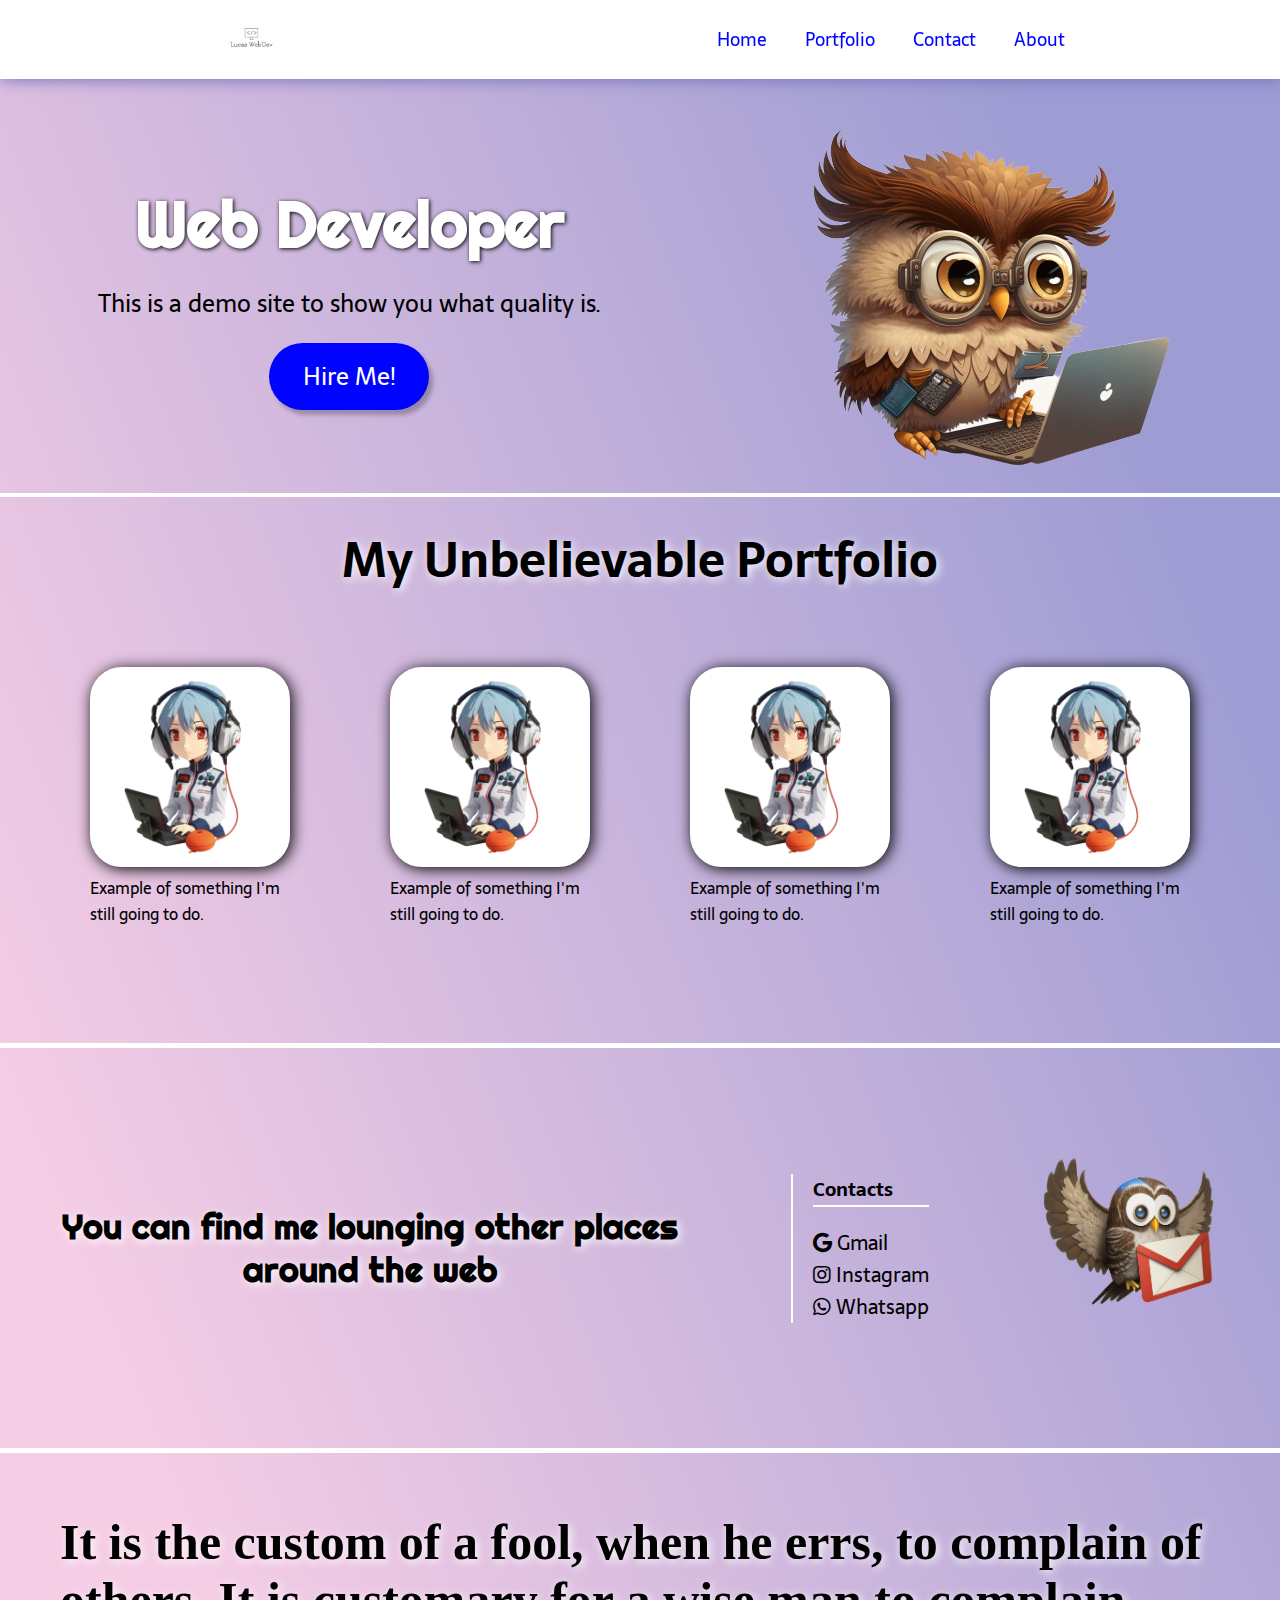
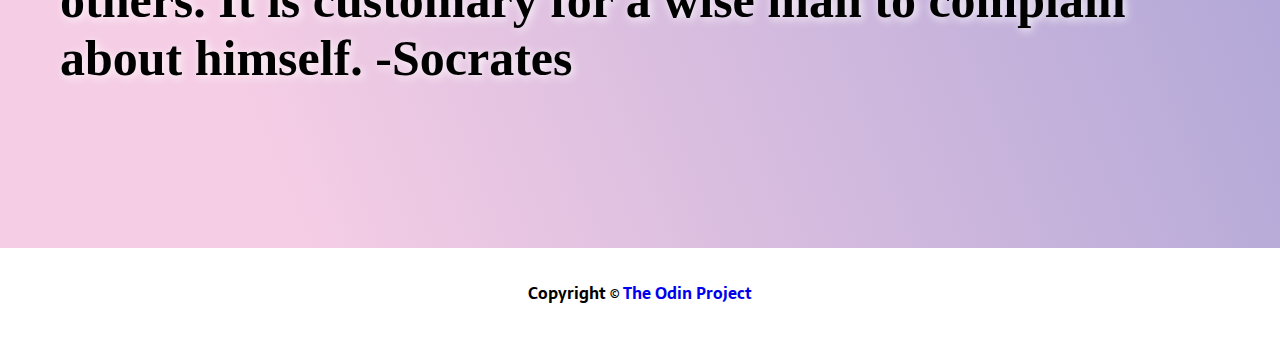
<file: index.html>
<!DOCTYPE html>
<html lang="en">
<head>
    <meta charset="UTF-8">
    <meta http-equiv="X-UA-Compatible" content="IE=edge">
    <meta name="viewport" content="width=device-width, initial-scale=1.0">
    <meta name="description" content="A simple landing page for test my skills with HTML and CSS">
    <title>Lucas WEB-DEV</title>
    <link rel="stylesheet" href="style.css"> 
    <link rel="stylesheet" href="https://cdnjs.cloudflare.com/ajax/libs/font-awesome/5.15.2/css/all.min.css" />
    <link rel="icon" href="./img/logo.png" type="image/x-icon">
</head>
</head>
<body>
    <header>
            <a href="#"><img src="./img/logo.png" alt="Lucas WEB-DEV" class="logo-image"></a>
        
            <nav class="menu">
                <a href="#homeid" class="menu-item">Home</a>
                <a href="#portfolioid" class="menu-item">Portfolio</a>
                <a href="#contactid" class="menu-item">Contact</a>
                <a href="#aboutid" class="menu-item">About</a>
            </nav>
        
    </header>

    <main>
        <section id="homeid" class="home">
            <div class="home-text">
                <h1 class="home-text-tittle">Web Developer</h1>
                <h2 class="home-text-subtittle">This is a demo site to show you what quality is.</h2>
                <button class="home-text-button">Hire Me!</button>
            </div>

            <div class="home-image">
                <img src="./img/main-image.png" alt="A programmer owl, why not?">
            </div>
        </section>

        <section id="portfolioid" class="portfolio">
            
            <h1 class="portfolio-tittle">My Unbelievable Portfolio</h1>
            <div class="portfolio-container">
                <div class="portfolio-container-item">
                    <a href="#"><img src="./img/exemple.png" alt="a project exemple"></a>
                    <p>Example of something I'm still going to do.</p>
                </div>

                <div class="portfolio-container-item">
                    <a href="#"><img src="./img/exemple.png" alt="a project exemple"></a>
                    <p>Example of something I'm still going to do.</p>
                </div>

                <div class="portfolio-container-item">
                    <a href="#"><img src="./img/exemple.png" alt="a project exemple"></a>
                    <p>Example of something I'm still going to do.</p>
                </div>

                <div class="portfolio-container-item">
                    <a href="#"><img src="./img/exemple.png" alt="a project exemple"></a>
                    <p>Example of something I'm still going to do.</p>
                </div>
            </div>
        </section>

        <section id="contactid" class="contact">
            <h2 class="contact-tittle">You can find me lounging other places around the web</h2>
            <div class="contact-container">
                <h3>Contacts</h3>
                <a href="#"><i class="fab fa-google"></i> Gmail</a>
                <a href="#"><i class="fab fa-instagram"></i> Instagram</a>
                <a href="#"><i class="fab fa-whatsapp"></i> Whatsapp</a>
              </div>
              
            <img src="./img/contact-image.png" alt="Gmail owl">
        </section>

        <section id="aboutid" class="about">
            <h3>It is the custom of a fool, when he errs, to complain of others. It is customary for a wise man to complain about himself. -Socrates</h3>
        </section>
    </main>

    <footer>
        <h4>Copyright © <a href="https://theodinproject.com">The Odin Project</a> </h4>
    </footer>
</body>
</html>
</file>
<file: style.css>
@import url('https://fonts.googleapis.com/css2?family=Babylonica&family=Caveat&family=Righteous&family=Sarala&family=Tilt+Neon&display=swap');

/* CSS reset */

* {
    margin: 0;
    padding: 0;
    box-sizing: border-box;
    text-decoration: none;
}

body {
    font-size: 100%;
    font-family: 'Sarala', sans-serif;
    background: linear-gradient(68.15deg, #f5cde5 16.62%, #9d9cd3 85.61%);

}

/* CSS for fixed menu bar */

header {
    display: flex;
    flex-direction: row;
    align-items: center;
    justify-content: space-around;
    background-color: #ffffff;
    position: fixed;
    z-index: 999;
    width: 100%;
    box-shadow: 1px 1px 15px #7873bb;
}

.logo-image {
    height: 72px;
}

.menu {
    display: flex;
    gap: 38px;
}

.menu-item {
    font-weight: 400;
    font-size: 18px;
    position: relative;
    color: #0004ff;
}

.menu-item::after {
    content: "";
  position: absolute;
  left: 0;
  bottom: -2px;
  height: 2px;
  width: 0%;
  background-color: #0004ff;
  transition: width 0.5s ease;
}
.menu-item:hover::after {
    width: 100%;
}

main {
    padding-top: 100px;
}

/* CSS for section of home page */

.home {
    display: flex;
    flex-direction: row;
    align-items: center;
    justify-content: space-around;
}

.home-text {
    display: flex;
    flex-direction: column;
    align-items: center;
    gap: 20px;
}

.home-text-tittle {
    font-family: 'Righteous', cursive;
    color: #ffffff;
    font-size: 64px;
    text-shadow: 1px 1px 4px black;
    font-weight: bold;
}

.home-text-subtittle { 
    color: black;
    font-weight: 400;
}

.home-text-button {
    background-color: #0004ff;
    width: 160px;
    height: 67px;
    font-size: 24px;
    color: #ffffff;
    font-family: 'Sarala', sans-serif;
    border: none;
    border-radius: 35px;
    box-shadow: 4px 5px 4px rgba(0, 0, 0, 0.25);
    transition: all 0.3s ease-in-out;
}

.home-text-button:hover {
    color: #0004ff;
    background-color: #ffffff;
    transform: scale(1.05);
}
 /* CSS for section of portfolio */

.portfolio {
    display: flex;
    flex-flow: row wrap;
    justify-content: center;
    border-top: 4px solid #ffffff;
}
.portfolio-tittle {
    font-family: 'Sarala', sans-serif;
    color: #000000;
    width: 100%;
    font-weight: bold;
    font-size: 48px;
    text-align: center;
    padding-top: 24px;
    padding-bottom: 48px;
    text-shadow: 2px 2px 10px #ffffff;
}

.portfolio-container {
    display: flex;
    justify-content: center;
    flex-flow: row wrap;
    padding: 0px 24px 96px 24px;
}

.portfolio-container-item {
    display: flex;
    align-items: center;
    flex-direction: column;
    width: 300px;
    padding: 20px;
    gap: 8px;
}

.portfolio-container-item img {
    width: 200px;
    height: 200px;
    border: 12px solid #ffffff;
    border-radius: 32px;
    box-shadow: 2px 2px 15px black;
    object-fit: cover;
    background-color: #ffffff;
}

.portfolio-container-item p {
    max-width: 200px;
    color: #000000;
}

.portfolio-container-item a {
    width: 200px;
    height: 200px;
    border-radius: 32px;
    transition: all 0.3s ease-in-out;
}

.portfolio-container-item a:hover {
    transform: scale(1.05);
    box-shadow: 2px 2px 10px #000000;
}

/* CSS for section of Contact */

.contact {
    display: flex;
    flex-direction: row;
    align-items: center;
    justify-content: space-around;
    border-top: 5px solid #ffffff;
}

.contact img {
    width: 200px;
    height: 200px;
}

.contact-tittle {
    display: flex;
    flex-direction: row;
    align-items: center;
    text-align: center;
    height: 400px;
    width: 50%;
    font-size: 34px;
    font-family: 'Righteous', cursive;
    text-shadow: 2px 2px 10px #ffffff;
}

.contact-container {
    display: flex;
    flex-direction: column;
    border-left: 2px solid #ffffff;
    padding-left: 20px;
}

.contact-container h3 {
    border-bottom: 2px solid #ffffff;
    padding-bottom: 0;
    margin-bottom: 20px;
}

.contact-container a {
    color: #000000;
    font-size: 20px;
}

.contact-container a:hover {
    color: #ffffff;
}

/* CSS for About's section */

.about {
    height: 400px;
    width: 100%;
}

.about h3 {
    font-family: 'Times New Roman', Times, serif;
    font-weight: bold;
    font-size: 50px;
    padding: 60px;
    border-top: 5px solid #ffffff;
    text-shadow: 2px 2px 10px #ffffff;
}

footer {
    padding: 32px;
    background-color: #ffffff;

}

footer h4 {
    text-align: center;
}
</file>
